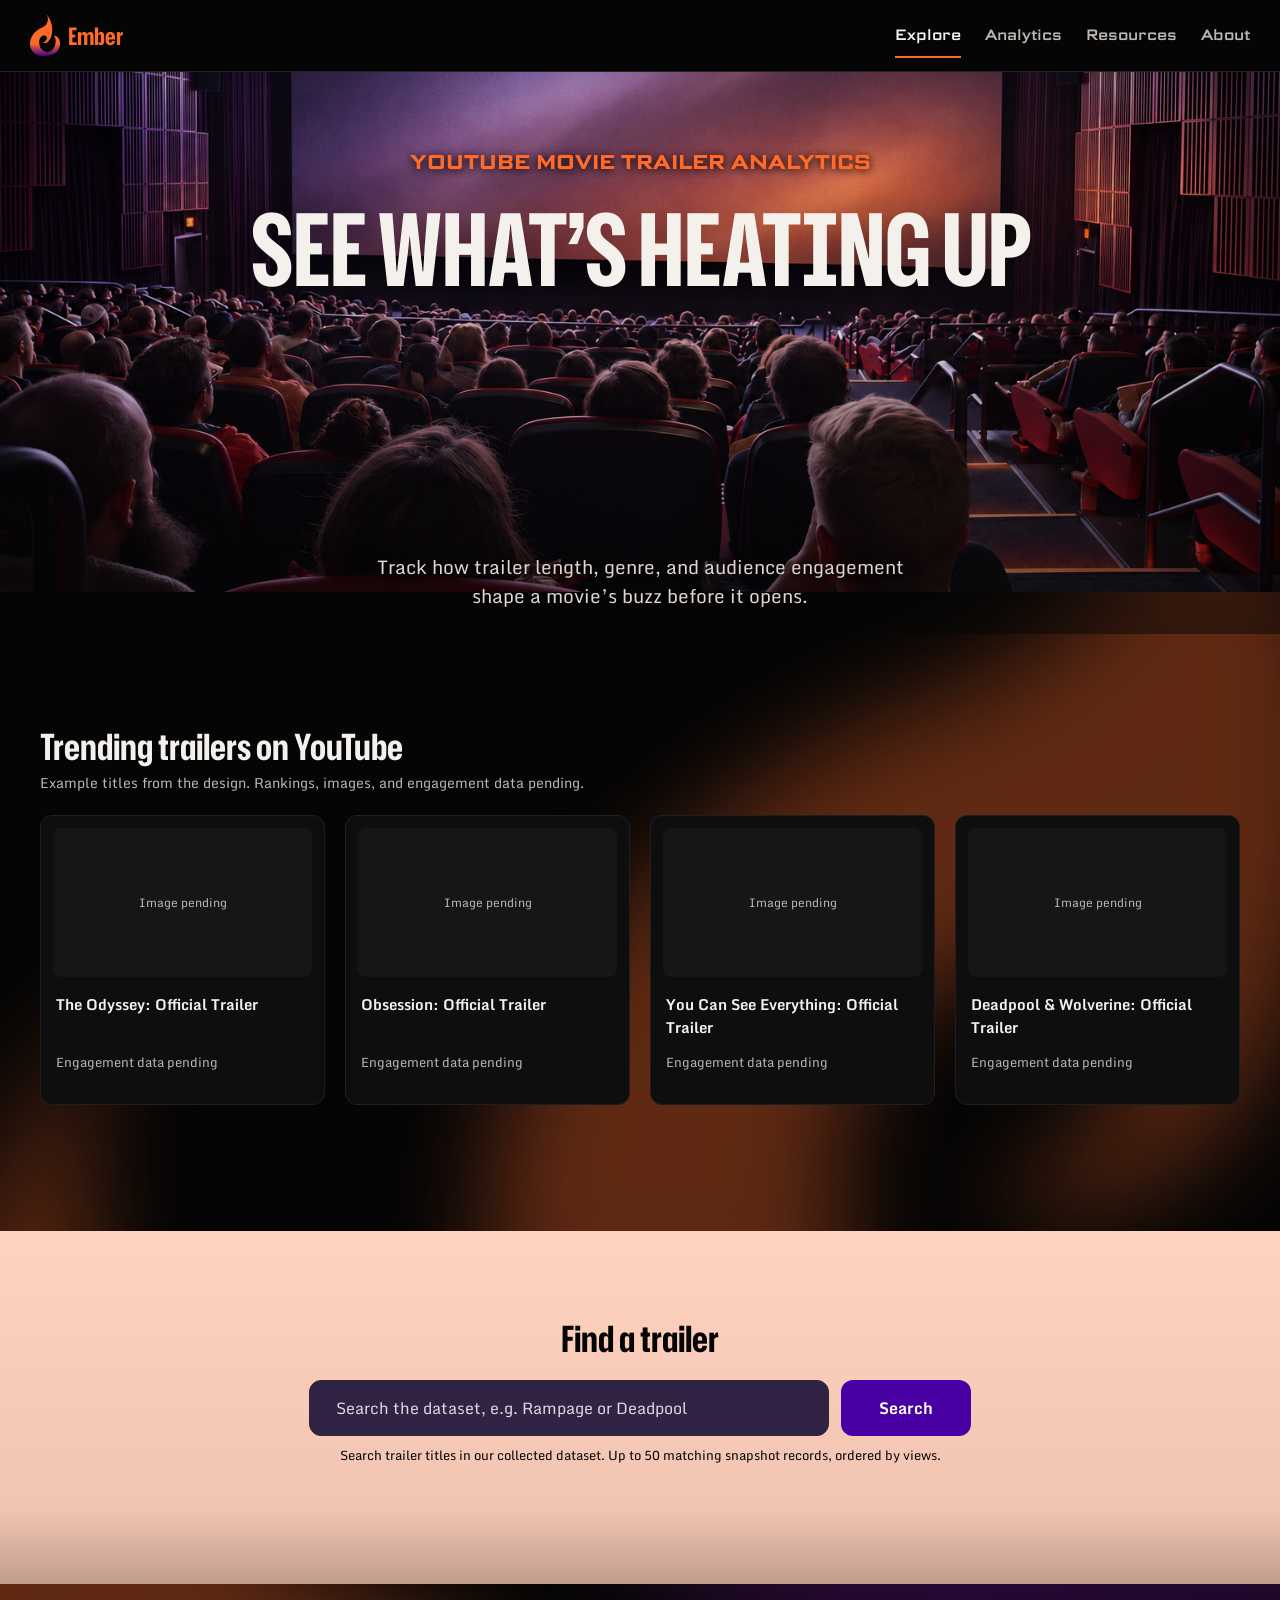
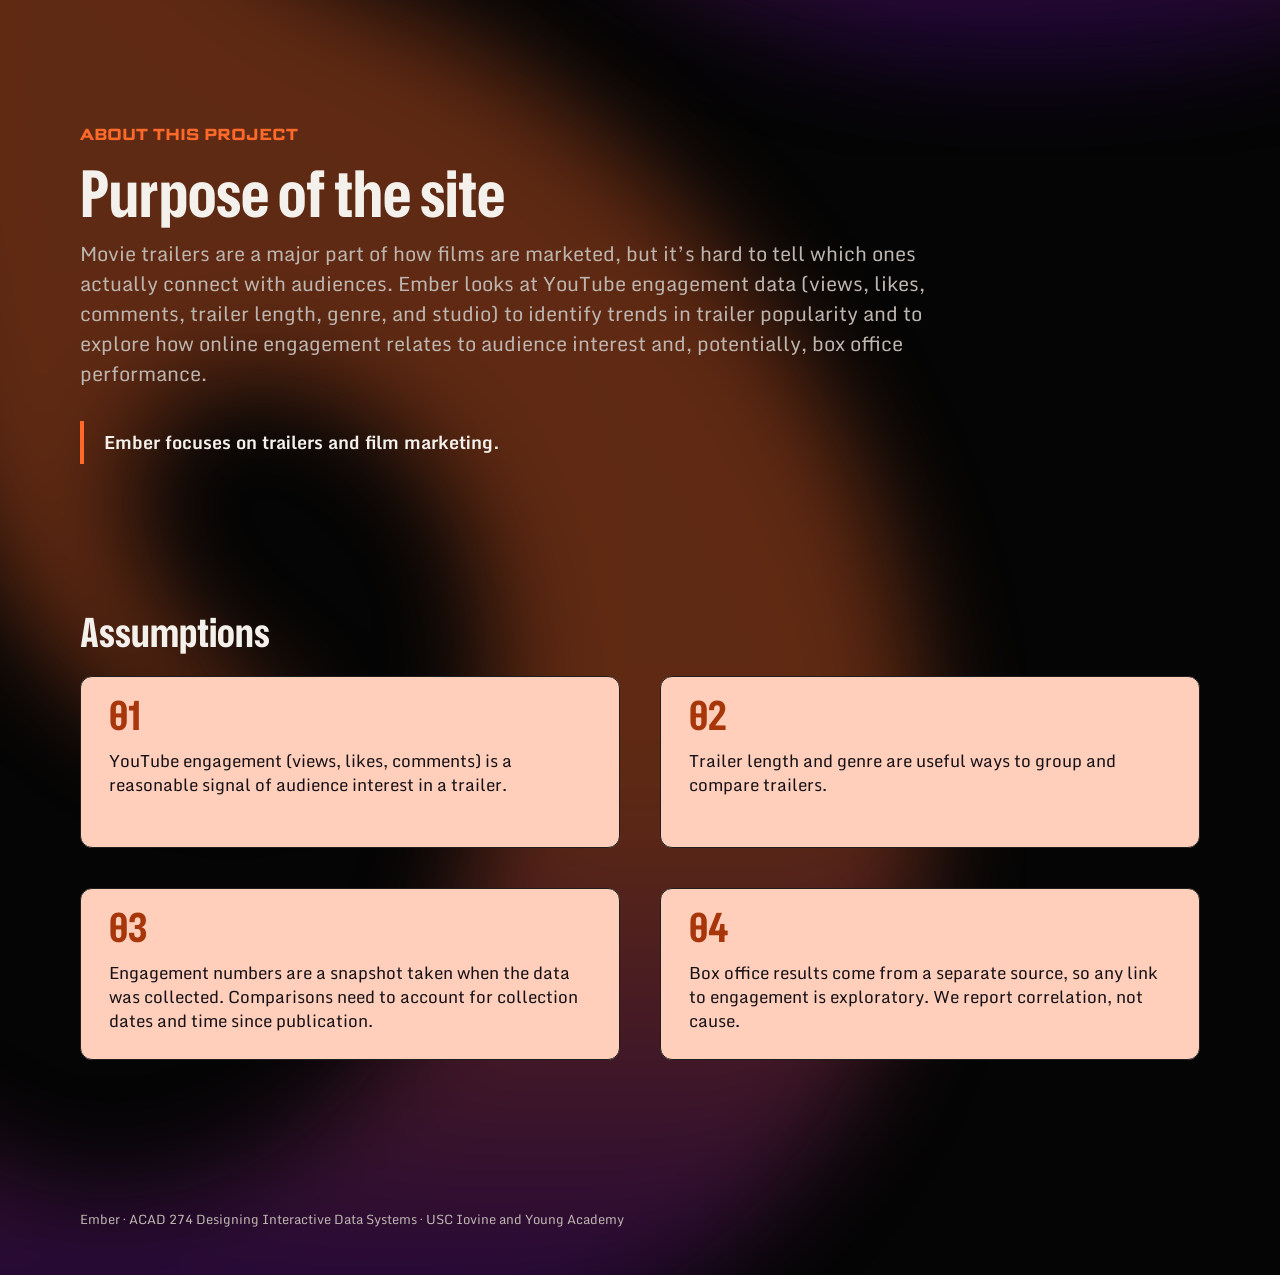
<file: ember-website/index.html>
<!DOCTYPE html>
<html lang="en">
<head>
  <meta charset="utf-8">
  <meta name="viewport" content="width=device-width, initial-scale=1">
  <meta name="description" content="EMBER explores audience engagement with movie trailers on YouTube.">
  <title>EMBER — Movie trailer analytics</title>
  <link rel="stylesheet" href="style.css">
</head>
<body>
  <a class="skip-link" href="#main">Skip to content</a>
  <div class="site">
    <img class="glow glow-upper" src="assets/upper-glow.svg" alt="" aria-hidden="true">
    <img class="glow glow-lower" src="assets/lower-glow.svg" alt="" aria-hidden="true">
    <header class="site-header">
      <nav aria-label="Main navigation">
        <a class="brand" href="index.html"><img src="assets/flame.svg" alt="">Ember</a>
        <div class="nav-links">
          <a href="index.html" aria-current="page">Explore</a>
          <a href="analytics.html">Analytics</a>
          <a href="resources.html">Resources</a>
          <a href="#about">About</a>
        </div>
      </nav>
    </header>
    <main id="main">
      <section class="hero" aria-labelledby="hero-title">
        <div class="hero-heading">
          <p class="eyebrow">YouTube movie trailer analytics</p>
          <h1 id="hero-title">See what’s heating up</h1>
        </div>
        <p class="hero-description">Track how trailer length, genre, and audience engagement shape a movie’s buzz before it opens.</p>
      </section>

      <section class="trending" aria-labelledby="trending-title">
        <h2 id="trending-title">Trending trailers on YouTube</h2>
        <p class="section-note">Example titles from the design. Rankings, images, and engagement data pending.</p>
        <div class="trailer-grid" id="trailers">
          <article class="trailer-card">
            <div class="thumbnail"><span>Image pending</span></div>
            <h3>The Odyssey: Official Trailer</h3>
            <p>Engagement data pending</p>
          </article>
          <article class="trailer-card">
            <div class="thumbnail"><span>Image pending</span></div>
            <h3>Obsession: Official Trailer</h3>
            <p>Engagement data pending</p>
          </article>
          <article class="trailer-card">
            <div class="thumbnail"><span>Image pending</span></div>
            <h3>You Can See Everything: Official Trailer</h3>
            <p>Engagement data pending</p>
          </article>
          <article class="trailer-card">
            <div class="thumbnail"><span>Image pending</span></div>
            <h3>Deadpool &amp; Wolverine: Official Trailer</h3>
            <p>Engagement data pending</p>
          </article>
        </div>
      </section>

      <section class="search-band" aria-labelledby="search-title">
        <h2 id="search-title"><label for="search-query">Find a trailer</label></h2>
        <form id="search-form" role="search">
          <input id="search-query" type="search" name="search" placeholder="Search the dataset, e.g. Rampage or Deadpool" aria-describedby="search-help" aria-controls="results">
          <button type="submit">Search</button>
        </form>
        <p id="search-help">Search trailer titles in our collected dataset. Up to 50 matching snapshot records, ordered by views.</p>
        <p id="search-status" role="status" aria-atomic="true"></p>
        <noscript><p>Enable JavaScript to search the trailer dataset.</p></noscript>
      </section>

      <div id="results" class="content-width" aria-busy="false"></div>

      <section class="about content-width" id="about" aria-labelledby="purpose-title">
        <p class="eyebrow">About this project</p>
        <h2 id="purpose-title">Purpose of the site</h2>
        <p class="purpose-copy">Movie trailers are a major part of how films are marketed, but it’s hard to tell which ones actually connect with audiences. Ember looks at YouTube engagement data (views, likes, comments, trailer length, genre, and studio) to identify trends in trailer popularity and to explore how online engagement relates to audience interest and, potentially, box office performance.</p>
        <p class="callout">Ember focuses on trailers and film marketing.</p>

        <h2 class="assumptions-title">Assumptions</h2>
        <ol class="assumptions">
          <li><span aria-hidden="true">01</span>YouTube engagement (views, likes, comments) is a reasonable signal of audience interest in a trailer.</li>
          <li><span aria-hidden="true">02</span>Trailer length and genre are useful ways to group and compare trailers.</li>
          <li><span aria-hidden="true">03</span>Engagement numbers are a snapshot taken when the data was collected. Comparisons need to account for collection dates and time since publication.</li>
          <li><span aria-hidden="true">04</span>Box office results come from a separate source, so any link to engagement is exploratory. We report correlation, not cause.</li>
        </ol>
      </section>
    </main>
    <footer class="content-width">Ember · ACAD 274 Designing Interactive Data Systems · USC Iovine and Young Academy</footer>
  </div>
  <!-- Load jQuery before the script that uses it. -->
  <script src="https://code.jquery.com/jquery-3.7.1.min.js"></script>
  <script>
    let data = [];
    // Keep the homepage and API on the same PHP website.
    let jsonurl = "../api/search-trailers.php";

    $(document).ready(function() {
      $("#search-form").on("submit", function(event) {
        event.preventDefault();
        let search = $("#search-query").val().trim();
        $("#results").empty();

        if (search == "") {
          $("#search-status").text("Enter part of a trailer title to search.");
          return;
        }

        $("#search-status").text("Loading . . .");
        $("#results").attr("aria-busy", "true");
        $("#search-form button").prop("disabled", true);

        $.ajax({
          url: jsonurl,
          type: "GET",
          dataType: "json",
          data: { search: search },
          timeout: 15000
        }).done(function(rawdata) {
          // dataType json already converts the response to an array.
          if (!Array.isArray(rawdata)) {
            $("#search-status").text("The server returned an unexpected response.");
            return;
          }
          data = rawdata;
          output();
        }).fail(function() {
          $("#search-status").text("Could not load trailers. Check that the PHP API and database connection are running.");
        }).always(function() {
          $("#results").attr("aria-busy", "false");
          $("#search-form button").prop("disabled", false);
        });
      });
    });

    const output = function() {
      if (data.length == 0) {
        $("#search-status").text("No matching trailer records found.");
        return;
      }

      let table = $("<table>");
      table.append("<caption>Matching trailer snapshots — ordered by views</caption>");
      table.append("<thead><tr><th scope='col'>Trailer</th><th scope='col'>Channel</th><th scope='col'>Views</th><th scope='col'>Likes</th><th scope='col'>Comments</th><th scope='col'>Trending date (YY.DD.MM)</th></tr></thead>");
      let rows = $("<tbody>");

      for (let i = 0; i < data.length; i++) {
        let row = $("<tr>");
        // text() displays database values as text, including any HTML characters.
        row.append($("<td>").text(data[i].title));
        row.append($("<td>").text(data[i].channel_title));
        row.append($("<td>").text(data[i].views));
        row.append($("<td>").text(data[i].likes));
        row.append($("<td>").text(data[i].comment_count));
        row.append($("<td>").text(data[i].trending_date));
        rows.append(row);
      }

      table.append(rows);
      let container = $("<div class='table-wrap' tabindex='0' role='region' aria-label='Trailer search results'>");
      container.append(table);
      $("#results").append(container);
      $("#search-status").text("Showing " + data.length + " matching snapshot records below, up to 50. A video can appear on several trending dates.");
    };
  </script>
</body>
</html>
</file>
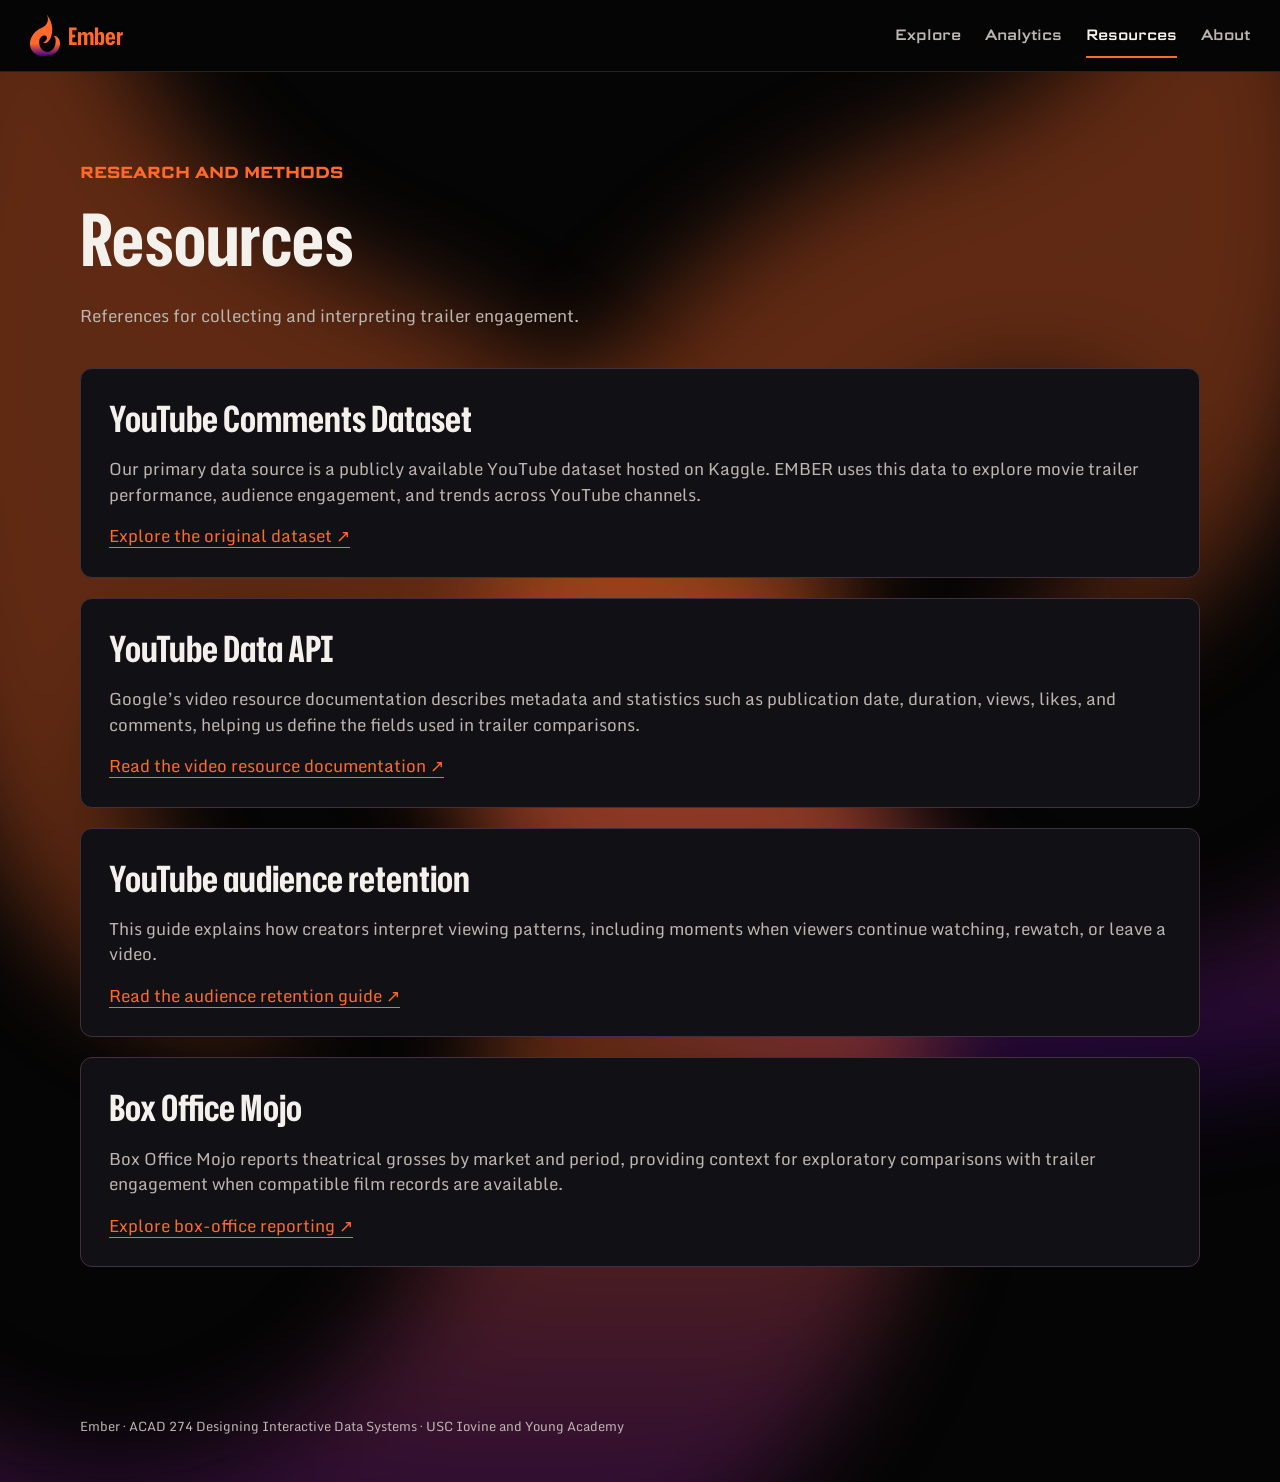
<file: ember-website/resources.html>
<!DOCTYPE html>
<html lang="en">
<head>
  <meta charset="utf-8">
  <meta name="viewport" content="width=device-width, initial-scale=1">
  <title>Resources | EMBER</title>
  <link rel="stylesheet" href="style.css">
</head>
<body class="interior">
  <a class="skip-link" href="#main">Skip to content</a>
  <div class="site">
    <img class="glow glow-upper" src="assets/upper-glow.svg" alt="" aria-hidden="true">
    <img class="glow glow-lower" src="assets/lower-glow.svg" alt="" aria-hidden="true">
    <header class="site-header">
      <nav aria-label="Main navigation">
        <a class="brand" href="index.html"><img src="assets/flame.svg" alt="">Ember</a>
        <div class="nav-links">
          <a href="index.html">Explore</a>
          <a href="analytics.html">Analytics</a>
          <a href="resources.html" aria-current="page">Resources</a>
          <a href="index.html#about">About</a>
        </div>
      </nav>
    </header>
    <main id="main" class="page content-width">
      <p class="eyebrow">Research and methods</p>
      <h1>Resources</h1>
      <p class="intro">References for collecting and interpreting trailer engagement.</p>

<div class="resource-grid">
  <article class="panel">
    <h2>YouTube Comments Dataset</h2>
    <p>Our primary data source is a publicly available YouTube dataset hosted on Kaggle. EMBER uses this data to explore movie trailer performance, audience engagement, and trends across YouTube channels.</p>
    <a href="https://www.kaggle.com/datasets/atifaliak/youtube-comments-dataset">Explore the original dataset ↗</a>
  </article>

  <article class="panel">
    <h2>YouTube Data API</h2>
    <p>Google’s video resource documentation describes metadata and statistics such as publication date, duration, views, likes, and comments, helping us define the fields used in trailer comparisons.</p>
    <a href="https://developers.google.com/youtube/data/reference/rest/v3/videos">Read the video resource documentation ↗</a>
  </article>

  <article class="panel">
    <h2>YouTube audience retention</h2>
    <p>This guide explains how creators interpret viewing patterns, including moments when viewers continue watching, rewatch, or leave a video.</p>
    <a href="https://support.google.com/youtube/answer/9314415">Read the audience retention guide ↗</a>
  </article>

  <article class="panel">
    <h2>Box Office Mojo</h2>
    <p>Box Office Mojo reports theatrical grosses by market and period, providing context for exploratory comparisons with trailer engagement when compatible film records are available.</p>
    <a href="https://www.boxofficemojo.com/">Explore box-office reporting ↗</a>
  </article>
</div>
      
    </main>
    <footer class="content-width">Ember · ACAD 274 Designing Interactive Data Systems · USC Iovine and Young Academy</footer>
  </div>
</body>
</html>
</file>
<file: ember-website/style.css>
@import url('https://fonts.googleapis.com/css2?family=Hubot+Sans:wdth,wght@75,400;75,700&family=Monda:wght@400;700&family=Science+Gothic:wght@400;600&display=swap');

/* Page defaults */
html {
    color-scheme: dark;
}

*, *::before, *::after {
    box-sizing: border-box;
}

body {
    margin: 0;
    background: #050505;
    color: #f4f1ec;
    font: 17px/1.5 'Monda', sans-serif;
}

h1, h2, h3, p {
    margin: 0;
}

h1, h2 {
    font-family: 'Hubot Sans', 'Arial Narrow', sans-serif;
    font-stretch: 75%;
    font-weight: 700;
    line-height: 1.2;
}

h2 {
    font-size: 36px;
}

a {
    color: #ff6a2b;
    text-underline-offset: 5px;
}

button, input {
    font: inherit;
}

[hidden] {
    display: none !important;
}

:focus-visible {
    outline: 3px solid #ffad79;
    outline-offset: 5px;
}

.skip-link {
    position: absolute;
    top: 8px;
    left: 8px;
    z-index: 10;
    padding: 12px;
    background: #ffe7de;
    color: #161016;
    transform: translateY(-200%);
}

.skip-link:focus {
    transform: none;
}

.site {
    position: relative;
    isolation: isolate;
    overflow: clip;
    max-width: 1280px;
    margin-inline: auto;
    background: #050505;
}

.site > header, .site > main, .site > footer {
    position: relative;
    z-index: 1;
}

.glow {
    position: absolute;
    pointer-events: none;
    z-index: 0;
}

.glow-upper {
    left: 30.16%;
    top: 161px;
}

.glow-lower {
    left: -45.63%;
    top: 870px;
    transform: scaleX(-1);
}

.content-width {
    width: calc(100% - 160px);
    margin-inline: auto;
}

/* Header and navigation */
.site-header {
    height: 72px;
    background: #050505;
    border-bottom: 1px solid #232323;
}

nav {
    height: 100%;
    display: flex;
    align-items: center;
    justify-content: space-between;
    padding-inline: 30px;
    gap: 24px;
}

.brand {
    display: flex;
    align-items: center;
    gap: 8px;
    text-decoration: none;
    color: #ff6a2b;
    font: 700 24px 'Hubot Sans', 'Arial Narrow', sans-serif;
    font-stretch: 75%;
}

.brand img {
    display: block;
}

.nav-links {
    display: flex;
    align-items: center;
    gap: 24px;
}

.nav-links a {
    display: flex;
    align-items: center;
    min-height: 44px;
    color: #bdb5af;
    font: 400 15px 'Science Gothic', sans-serif;
    text-decoration: none;
    border-bottom: 2px solid transparent;
}

.nav-links a:hover, .nav-links a[aria-current='page'] {
    color: #f4f1ec;
    border-bottom-color: #ff6a2b;
}

/* Theater hero and title */
.hero {
    position: relative;
    isolation: isolate;
    height: 562px;
    display: flex;
    flex-direction: column;
    align-items: center;
    justify-content: space-between;
    padding: 76px 24px 24px;
    text-align: center;
    background: linear-gradient(180deg, #0505052b, #0505051a 45%, #05050580);
}

.hero::before {
    content: '';
    position: absolute;
    z-index: -1;
    inset: 0 0 42px;
    background: linear-gradient(180deg, #0505052b, #0505051a 45%, #05050580), url('assets/theater.png') center / cover no-repeat;
}

.eyebrow {
    color: #ff6a2b;
    font: 600 16px/1.4 'Science Gothic', sans-serif;
    text-transform: uppercase;
}

.hero .eyebrow {
    font-size: 20px;
    text-shadow: 0 1px 8px #000;
}

.hero h1 {
    margin-top: 12px;
    font-size: clamp(42px, 7.8vw, 100px);
    text-transform: uppercase;
    letter-spacing: -2px;
    text-shadow: 0 4px 40px #0006;
}

.hero-description {
    max-width: 560px;
    font-size: 19px;
    color: #e0d6d0;
    text-shadow: 0 2px 4px #000;
}

/* Trailer cards */
.trending {
    min-height: 597px;
    padding: 91px 40px 118px;
}

.section-note {
    margin-top: 4px;
    color: #bdb5af;
    font-size: 14px;
}

.trailer-grid {
    display: grid;
    grid-template-columns: repeat(4, minmax(0, 1fr));
    gap: 20px;
    margin-top: 22px;
}

.trailer-card {
    min-width: 0;
    min-height: 290px;
    padding: 12px;
    background: #0e0e0e;
    border: 1px solid #1f1f1f;
    border-radius: 12px;
}

.thumbnail {
    aspect-ratio: 261 / 150;
    display: grid;
    place-items: center;
    border-radius: 8px;
    background: #161616;
    color: #bdb5af;
    font-size: 12px;
}

.trailer-card h3 {
    min-height: 60px;
    margin: 16px 3px 0;
    font-size: 15px;
    font-weight: 700;
}

.trailer-card p {
    margin: 0 3px;
    color: #bdb5af;
    font-size: 13px;
}

/* Search form */
.search-band {
    position: relative;
    padding: 86px 24px 48px;
    min-height: 353px;
    color: #050505;
    text-align: center;
    isolation: isolate;
}

.search-band::before {
    content: '';
    position: absolute;
    z-index: -1;
    inset: 0;
    background: linear-gradient(180deg, #ffffff17, #0505050d 79%, #05050540), url('assets/search-texture.svg') center / cover;
}

.search-band h2 {
    font-size: 36px;
}

.search-band form {
    display: flex;
    gap: 12px;
    max-width: 662px;
    margin: 20px auto 0;
}

.search-band input {
    flex: 1;
    min-width: 0;
    height: 56px;
    padding: 14px 26px;
    border: 1px solid #2a2a2a;
    border-radius: 12px;
    background: #312344;
    color: white;
    font-size: 16px;
}

.search-band input::placeholder {
    color: #e1d6e2;
}

.search-band button {
    min-width: 130px;
    min-height: 56px;
    border: 0;
    border-radius: 12px;
    background: #4800a4;
    color: white;
    font-size: 16px;
    font-weight: 700;
    cursor: pointer;
}

.search-band button:hover {
    background: #6105cd;
}

.search-band :focus-visible {
    outline-color: #4800a4;
}

#search-help, #search-status {
    font-size: 13px;
    margin-top: 10px;
}

#search-status {
    min-height: 20px;
    font-weight: 700;
}

/* Project purpose and assumptions */
.about {
    padding-top: 140px;
}

.about > h2 {
    margin-top: 8px;
    font-size: 64px;
}

.purpose-copy {
    max-width: 860px;
    margin-top: 8px;
    color: #bdb5af;
    font-size: 20px;
}

.callout {
    max-width: 800px;
    margin-top: 32px;
    padding: 8px 0 8px 20px;
    border-left: 4px solid #ff6a2b;
    font-size: 18px;
    font-weight: 700;
}

.about > h2.assumptions-title {
    margin-top: 144px;
    font-size: 40px;
}

.assumptions {
    display: grid;
    grid-template-columns: repeat(2, minmax(0, 1fr));
    gap: 40px;
    margin: 20px 0 0;
    padding: 0;
    list-style: none;
}

.assumptions li {
    min-height: 172px;
    padding: 14px 28px 22px;
    border: 1px solid #1f1f1f;
    border-radius: 12px;
    background: #ffe7de url('assets/search-texture.svg') center / 1333px 353px;
    color: #161016;
    font-size: 17px;
    line-height: 1.4;
}

.assumptions span {
    display: block;
    margin-bottom: 10px;
    color: #a8360b;
    font: 700 40px/1.2 'Hubot Sans', 'Arial Narrow', sans-serif;
    font-stretch: 75%;
}

footer {
    padding-block: 150px 45px;
    color: #bdb5af;
    font-size: 13px;
}

/* Resources and Analytics pages */
.interior .site {
    min-height: 100vh;
    display: flex;
    flex-direction: column;
}

.page {
    flex: 1;
    padding-top: 90px;
}

.page h1 {
    margin-top: 12px;
    font-size: clamp(44px, 6vw, 72px);
}

.intro {
    max-width: 780px;
    margin-top: 20px;
    color: #bdb5af;
}

.resource-grid {
    display: grid;
    gap: 20px;
    margin-top: 40px;
}

.panel {
    padding: 28px;
    border: 1px solid #403042;
    border-radius: 12px;
    background: #111014;
}

.panel p {
    margin-block: 16px;
    color: #bdb5af;
}

.analysis-section {
    margin-top: 48px;
}

.analysis-section > p {
    margin-block: 16px;
    color: #bdb5af;
}

.table-wrap {
    overflow-x: auto;
    margin-top: 20px;
    border: 1px solid #403042;
    border-radius: 12px;
    background: #111014;
}

table {
    width: 100%;
    border-collapse: collapse;
    min-width: 560px;
    text-align: left;
}

caption {
    padding: 16px;
    text-align: left;
    font-weight: 700;
}

th, td {
    padding: 16px;
    border-top: 1px solid #403042;
}

th {
    background: #26182c;
}

.chart-placeholder {
    margin: 20px 0 0;
    padding: 30px;
    border: 1px dashed #8b7194;
    border-radius: 12px;
    background: #17101a;
}

.chart-placeholder p {
    margin-top: 12px;
    color: #bdb5af;
}

/* Tablet layout */
@media (max-width: 900px) {
    .content-width {
        width: calc(100% - 64px);
    }

    .trailer-grid {
        grid-template-columns: repeat(2, minmax(0, 1fr));
    }

    .trending {
        padding: 64px 32px;
    }

    .hero h1 {
        letter-spacing: -1px;
    }

    .assumptions {
        gap: 20px;
    }

    .about > h2.assumptions-title {
        margin-top: 80px;
    }

    .about {
        padding-top: 80px;
    }

    footer {
        padding-top: 80px;
    }

}

/* Phone layout */
@media (max-width: 560px) {
    .content-width {
        width: calc(100% - 40px);
    }

    .site-header {
        height: auto;
    }

    nav {
        flex-wrap: wrap;
        padding: 16px 20px 8px;
        gap: 8px;
    }

    .nav-links {
        width: 100%;
        justify-content: space-between;
        gap: 12px;
    }

    .nav-links a {
        font-size: 13px;
    }

    .hero {
        height: 490px;
        padding-top: 55px;
    }

    .hero .eyebrow {
        font-size: 13px;
    }

    .hero-description {
        font-size: 15px;
    }

    .trending {
        padding: 48px 20px;
    }

    h2 {
        font-size: 30px;
    }

    .trailer-grid {
        gap: 12px;
    }

    .trailer-card {
        min-height: 245px;
        padding: 8px;
    }

    .trailer-card h3 {
        font-size: 13px;
        min-height: 85px;
    }

    .trailer-card p {
        font-size: 12px;
    }

    .thumbnail {
        font-size: 11px;
    }

    .search-band {
        padding: 48px 20px 32px;
    }

    .search-band form {
        flex-direction: column;
    }

    .search-band input {
        flex: auto;
        padding-inline: 16px;
        font-size: 14px;
    }

    .about > h2 {
        font-size: 48px;
    }

    .purpose-copy {
        font-size: 17px;
    }

    .callout {
        font-size: 16px;
    }

    .assumptions {
        grid-template-columns: 1fr;
    }

    .panel {
        padding: 20px;
    }

}

/* Small phone layout */
@media (max-width: 340px) {
    .trailer-grid {
        grid-template-columns: 1fr;
    }

    .trailer-card h3 {
        min-height: 60px;
    }

}

/* Make database results readable on desktop and horizontally scrollable on phones. */
#results td:first-child {
    min-width: 240px;
}

#results td:nth-child(2) {
    min-width: 180px;
}

#results td:nth-child(n+3) {
    white-space: nowrap;
}

.search-band button:disabled {
    opacity: 0.65;
    cursor: wait;
}

/* Use the homepage background artwork on the shorter inside pages. */
.interior .glow-upper {
    top: -400px;
}

.interior .glow-lower {
    top: -450px;
}

/* Chart layouts added by the data visualization team. */
.chart-figure {
    margin: 20px 0 0;
    padding: 24px;
    border: 1px solid #403042;
    border-radius: 12px;
    background: #111014;
}

.chart-figure figcaption {
    margin-bottom: 16px;
    color: #bdb5af;
}

.chart-box {
    position: relative;
    height: 420px;
}

.chart-figure.is-error .chart-box,
.chart-figure.is-error .heatmap-scroll {
    display: none;
}

.chart-status {
    margin: 12px 0 0;
    color: #bdb5af;
}

.heatmap-scroll {
    overflow-x: auto;
}

.heatmap {
    min-width: 760px;
}

/* Static chart images (rendered from database output in Google Sheets / DataGrip) */
.chart-image img {
    display: block;
    width: 100%;
    max-width: 820px;
    height: auto;
    margin-inline: auto;
    border-radius: 8px;
}

.chart-takeaway {
    margin-top: 16px;
    color: #e9e2dc;
}

.table-note {
    margin-top: 12px;
    color: #bdb5af;
    font-size: 0.95rem;
}

td.num, th.num {
    text-align: right;
    white-space: nowrap;
}

td.nowrap, th.nowrap {
    white-space: nowrap;
}

.chart-status:empty {
    display: none;
}
</file>
